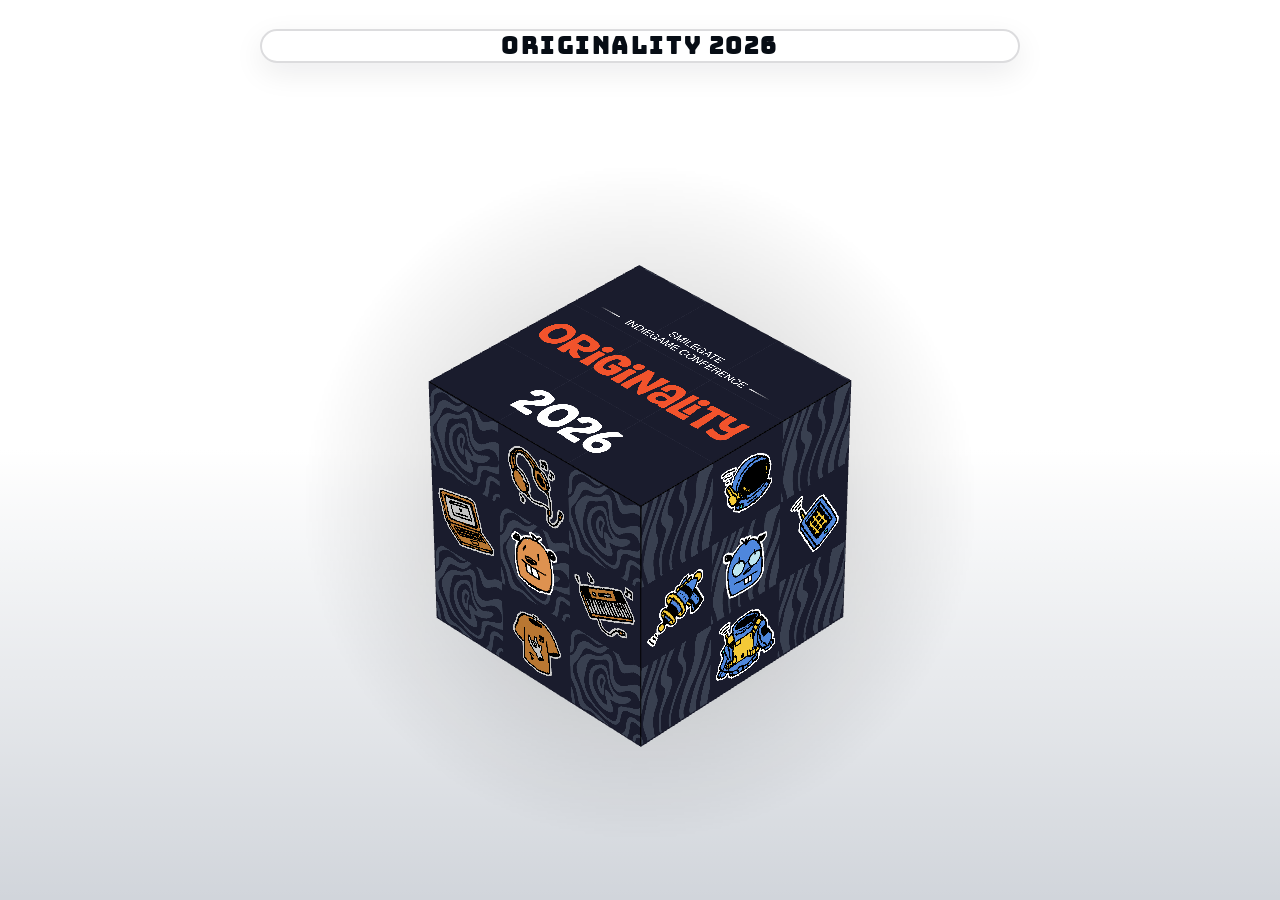
<file: index.html>
<!DOCTYPE html>
<html>
<head>

  <meta charset="UTF-8">
  <meta name="description" content="RubiksPlay puzzle game.">
  <meta name="viewport" content="width=device-width,height=device-height,initial-scale=1.0,maximum-scale=1.0,minimum-scale=1.0,viewport-fit=cover">

  <title>RubiksPlay</title>
  <meta property="og:description" content="RubiksPlay puzzle game."/>
  <meta property="og:site_name" content="RubiksPlay"/>
  <meta property="og:title" content="RubiksPlay"/>
  <meta property="og:type" content="website"/>
  <meta property="og:url" content="https://kim-kwan-ho.github.io/Rubiks_Play/"/>

  <meta name="twitter:card" content="summary_large_image">
  <meta name="twitter:title" content="RubiksPlay">
  <meta name="twitter:description" content="RubiksPlay puzzle game.">

  <meta name="mobile-web-app-capable" content="yes">
  <meta name="apple-mobile-web-app-title" content="RubiksPlay">
  <meta name="apple-mobile-web-app-capable" content="yes">
  <meta name="apple-mobile-web-app-status-bar-style" content="translucent-black">

  <meta name="theme-color" content="#ffffff">

  <link rel="stylesheet" type="text/css" href="assets/css/styles.css">
  <style>
    html,
    body {
      width: 100%;
      min-width: 320px;
      min-height: 100vh;
      min-height: 100dvh;
    }

    body {
      position: relative;
      overflow: hidden;
    }

    .ui {
      width: 100vw;
      height: 100vh;
      height: 100dvh;
      overflow: hidden;
    }

    .ui__texts,
    .ui__prefs,
    .ui__theme,
    .ui__stats,
    .ui__buttons {
      display: none !important;
    }

    .ui__top-banner {
      position: fixed;
      top: max(calc(env(safe-area-inset-top, 0px) + 14px), clamp(16px, 3.2vh, 34px));
      left: 50%;
      z-index: 6;
      transform: translateX(-50%);
      width: min(calc(100vw - 24px), 760px);
      padding: 0.45rem 1.2rem;
      border: 2px solid rgba(7, 13, 21, 0.14);
      border-radius: 999px;
      background: rgba(255, 255, 255, 0.72);
      color: #070d15;
      font-family: 'BungeeFont', sans-serif;
      font-size: clamp(24px, 1.8vw, 40px);
      letter-spacing: clamp(0.04em, 0.12vw, 0.08em);
      text-align: center;
      text-transform: uppercase;
      line-height: 1.05;
      white-space: normal;
      text-wrap: balance;
      box-shadow: 0 10px 30px rgba(7, 13, 21, 0.08);
      pointer-events: none;
      backdrop-filter: blur(10px);
      -webkit-backdrop-filter: blur(10px);
      opacity: 1 !important;
      visibility: visible !important;
    }

    @media (max-width: 767px) {
      .ui__top-banner {
        width: min(calc(100vw - 20px), 92vw);
        padding: 0.5rem 0.85rem;
        font-size: clamp(20px, 6vw, 30px);
        border-radius: 24px;
      }
    }

    @media (min-width: 1920px) {
      .ui__top-banner {
        width: min(760px, calc(100vw - 64px));
        font-size: 40px;
      }
    }
  </style>

  <!-- Global site tag (gtag.js) - Google Analytics -->
  <script async src="https://www.googletagmanager.com/gtag/js?id=UA-128627708-1"></script>
  <script>
    window.dataLayer = window.dataLayer || [];
    function gtag(){dataLayer.push(arguments);}
    gtag('js', new Date());
    gtag('config', 'UA-128627708-1');
  </script>

  <script>
    window.gameVersion = '0.99.10';
  </script>

</head>
<body>

  <div class="ui">

    <div class="ui__background"></div>

    <div class="ui__game"></div>

    <div class="ui__top-banner">Originality 2026</div>

    <div class="ui__texts">
      <h1 class="text text--title"></h1>
      <div class="text text--note"></div>
      <div class="text text--timer"></div>
      <div class="text text--complete"></div>
      <div class="text text--best-time"></div>
    </div>

    <div class="ui__prefs">
      <range name="size" title="Cube Size" list="2,3,4,5"></range>
      <range name="flip" title="Flip Type" list="Swift&nbsp;,Smooth,Bounce"></range>
      <range name="scramble" title="Scramble Length" list="20,25,30"></range>
      <range name="fov" title="Camera Angle" list="Ortographic,Perspective"></range>
      <range name="theme" title="Color Scheme" list="Cube,Erno,Dust,Camo,Rain"></range>
    </div>

    <div class="ui__theme">
      <range name="hue" title="Hue" color></range>
      <range name="saturation" title="Saturation" color></range>
      <range name="lightness" title="Lightness" color></range>
    </div>

    <div class="ui__stats">
      <div class="stats" name="cube-size">
        <i>Cube:</i><b>3x3x3</b>
      </div>
      <div class="stats" name="total-solves">
        <i>Total solves:</i><b>-</b>
      </div>
      <div class="stats" name="best-time">
        <i>Best time:</i><b>-</b>
      </div>
      <div class="stats" name="worst-time">
        <i>Worst time:</i><b>-</b>
      </div>
      <div class="stats" name="average-5">
        <i>Average of 5:</i><b>-</b>
      </div>
      <div class="stats" name="average-12">
        <i>Average of 12:</i><b>-</b>
      </div>
      <div class="stats" name="average-25">
        <i>Average of 25:</i><b>-</b>
      </div>
    </div>

    <div class="ui__buttons">
      <button class="btn btn--bl btn--stats">
        <icon trophy></icon>
      </button>
      <button class="btn btn--br btn--prefs">
        <icon settings></icon>
      </button>
      <button class="btn btn--bl btn--back">
        <icon back></icon>
      </button>
      <button class="btn btn--br btn--theme">
        <icon theme></icon>
      </button>
      <button class="btn btn--br btn--reset">
        <icon reset></icon>
      </button>
    </div>

  </div>

  <script src="assets/js/three.js"></script>
  <script src="assets/js/cube.js"></script>
  <script src="assets/js/app-config.js"></script>
  <script src="assets/js/face-images.generated.js"></script>
  <script src="assets/js/face-tiles.generated.js"></script>
  <script src="assets/js/face-textures.js"></script>

  <script src="upup.min.js"></script>
  <script>
    if (location.protocol !== 'file:' && UpUp !== null) {
      UpUp.start({
        'cache-version': window.gameVersion,
        'content-url': 'index.html',
        'assets': [ 'assets/css/styles.css', 'assets/js/three.js', 'assets/js/cube.js', 'assets/js/app-config.js', 'assets/js/face-images.generated.js', 'assets/js/face-tiles.generated.js', 'assets/js/face-textures.js' ]
      });
    }
  </script>

</body>
</html>
</file>
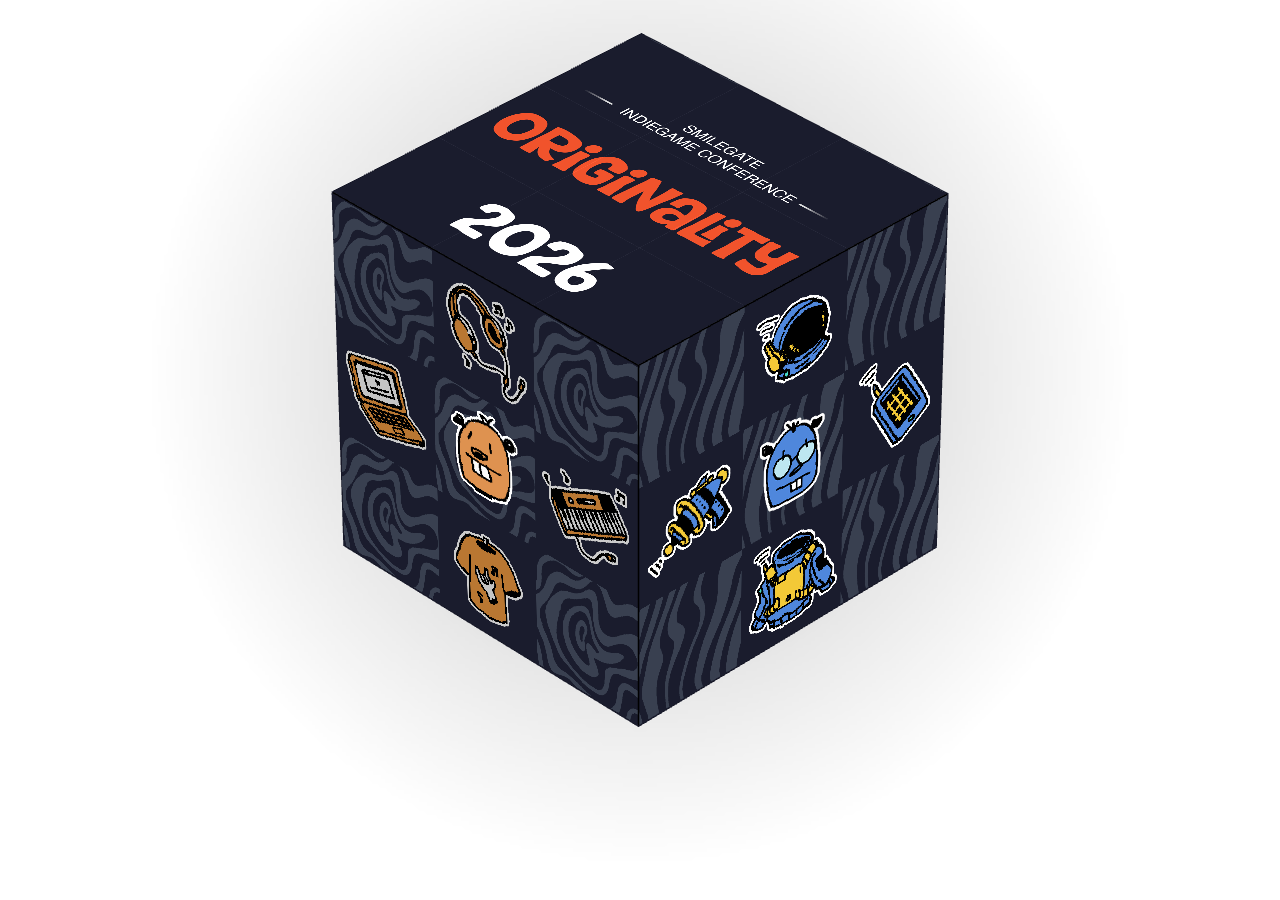
<file: rubiks-cube/embed.html>
<!doctype html>
<html lang="ko">
<head>
  <meta charset="UTF-8">
  <meta name="viewport" content="width=device-width,height=device-height,initial-scale=1.0,maximum-scale=1.0,minimum-scale=1.0">
  <title>Originality 2026 Cube</title>
  <link rel="stylesheet" href="assets/css/styles.css">
  <style>
    html,
    body {
      width: 100%;
      height: 100%;
      min-width: 0;
      min-height: 0;
      margin: 0;
      overflow: hidden;
      background: transparent !important;
    }

    body {
      position: relative;
    }

    .ui {
      position: relative;
      width: 100vw;
      height: 100vh;
      min-width: 0;
      min-height: 0;
      overflow: hidden;
      background: transparent !important;
    }

    .ui__game {
      position: absolute;
      inset: 0;
      width: 100%;
      height: 100%;
      overflow: hidden;
    }

    .ui__game canvas {
      display: block;
      width: 100% !important;
      height: 100% !important;
    }

    .ui__background,
    .ui__top-banner,
    .ui__texts,
    .ui__prefs,
    .ui__theme,
    .ui__stats,
    .ui__buttons {
      display: none !important;
    }
  </style>
  <script>
    window.gameVersion = '0.99.10';
  </script>
</head>
<body>
  <div class="ui">
    <div class="ui__background"></div>
    <div class="ui__game"></div>

    <div class="ui__top-banner">Originality 2026</div>

    <div class="ui__texts">
      <h1 class="text text--title"></h1>
      <div class="text text--note"></div>
      <div class="text text--timer"></div>
      <div class="text text--complete"></div>
      <div class="text text--best-time"></div>
    </div>

    <div class="ui__prefs">
      <range name="size" title="Cube Size" list="2,3,4,5"></range>
      <range name="flip" title="Flip Type" list="Swift&nbsp;,Smooth,Bounce"></range>
      <range name="scramble" title="Scramble Length" list="20,25,30"></range>
      <range name="fov" title="Camera Angle" list="Ortographic,Perspective"></range>
      <range name="theme" title="Color Scheme" list="Cube,Erno,Dust,Camo,Rain"></range>
    </div>

    <div class="ui__theme">
      <range name="hue" title="Hue" color></range>
      <range name="saturation" title="Saturation" color></range>
      <range name="lightness" title="Lightness" color></range>
    </div>

    <div class="ui__stats">
      <div class="stats" name="cube-size"><i>Cube:</i><b>3x3x3</b></div>
      <div class="stats" name="total-solves"><i>Total solves:</i><b>-</b></div>
      <div class="stats" name="best-time"><i>Best time:</i><b>-</b></div>
      <div class="stats" name="worst-time"><i>Worst time:</i><b>-</b></div>
      <div class="stats" name="average-5"><i>Average of 5:</i><b>-</b></div>
      <div class="stats" name="average-12"><i>Average of 12:</i><b>-</b></div>
      <div class="stats" name="average-25"><i>Average of 25:</i><b>-</b></div>
    </div>

    <div class="ui__buttons">
      <button class="btn btn--bl btn--stats"><icon trophy></icon></button>
      <button class="btn btn--br btn--prefs"><icon settings></icon></button>
      <button class="btn btn--bl btn--back"><icon back></icon></button>
      <button class="btn btn--br btn--theme"><icon theme></icon></button>
      <button class="btn btn--br btn--reset"><icon reset></icon></button>
    </div>
  </div>

  <script src="assets/js/three.js"></script>
  <script src="assets/js/app-config.js"></script>
  <script src="assets/js/cube.js"></script>
  <script src="assets/js/face-images.generated.js"></script>
  <script src="assets/js/face-tiles.generated.js"></script>
  <script src="assets/js/face-textures.js"></script>
  <script src="assets/js/embed-overrides.js"></script>
</body>
</html>
</file>
<file: assets/css/styles.css>
@font-face{font-family:'BungeeFont';font-weight:normal;font-style:normal;src:url("[data-uri]") format("woff2"),url("[data-uri]") format("woff")}*,*:before,*:after{-webkit-user-select:none;-moz-user-select:none;user-select:none;box-sizing:border-box;cursor:inherit;margin:0;padding:0;outline:none;font-size:inherit;font-family:inherit;font-weight:inherit;font-style:inherit;text-transform:uppercase}*:focus{outline:none}html{-webkit-tap-highlight-color:transparent;-webkit-text-size-adjust:100%;-webkit-font-smoothing:antialiased;-moz-osx-font-smoothing:grayscale;-ms-text-size-adjust:100%;-webkit-text-size-adjust:100%;overflow:hidden;height:100%}body{font-family:'BungeeFont', sans-serif;font-weight:normal;font-style:normal;line-height:1;cursor:default;overflow:hidden;height:100%;font-size:5rem}.icon{display:inline-block;font-size:inherit;overflow:visible;vertical-align:-0.125em;preserveAspectRatio:none}.range{position:relative;width:14em;z-index:1;opacity:0}.range:not(:last-child){margin-bottom:2em}.range__label{position:relative;font-size:0.9em;line-height:0.75em;padding-bottom:0.5em;z-index:2}.range__track{position:relative;height:1em;margin-left:0.5em;margin-right:0.5em;z-index:3}.range__track-line{position:absolute;background:rgba(0,0,0,0.2);height:2px;top:50%;margin-top:-1px;left:-0.5em;right:-0.5em;transform-origin:left center}.range__handle{position:absolute;width:0;height:0;top:50%;left:0;cursor:pointer;z-index:1}.range__handle div{transition:background 500ms ease;position:absolute;left:0;top:0;width:0.9em;height:0.9em;border-radius:0.2em;margin-left:-0.45em;margin-top:-0.45em;background:#41aac8;border-bottom:2px solid rgba(0,0,0,0.2)}.range.is-active .range__handle div{transform:scale(1.25)}.range__handle:after{content:'';position:absolute;left:0;top:0;width:3em;height:3em;margin-left:-1.5em;margin-top:-1.5em}.range__list{display:flex;flex-flow:row nowrap;justify-content:space-between;position:relative;padding-top:0.5em;font-size:0.55em;color:rgba(0,0,0,0.5);z-index:1}.range--type-color:not(:last-child){margin-bottom:1em}.range--type-color .range__list{display:none}.range--type-color .range__handle>div{background:currentColor !important}.range--type-color .range__track-line{background:transparent}.range--type-color .range__track-line:after{position:absolute;top:0;left:0;right:0;bottom:0;content:'';opacity:0.5}.range--color-hue .range__handle{color:red}.range--color-hue .range__track{color:red}.range--color-hue .range__track-line:after{background:linear-gradient(to right, red, #ff0, lime, cyan, blue, #f0f, red)}.range--color-saturation .range__handle{color:red}.range--color-saturation .range__track{color:red}.range--color-saturation .range__track-line:after{background:linear-gradient(to right, gray, currentColor)}.range--color-lightness .range__handle{color:red}.range--color-lightness .range__track{color:red}.range--color-lightness .range__track-line:after{background:linear-gradient(to right, #000, currentColor, #fff)}.stats{position:relative;width:14em;z-index:1;display:flex;justify-content:space-between;opacity:0}.stats:not(:last-child){margin-bottom:1.5em}.stats>i{display:block;color:rgba(0,0,0,0.5);font-size:0.9em}.stats>b{display:block;font-size:0.9em}.stats>b>i{font-size:0.75em}.stats[name="worst-time"]{display:none}.text{position:absolute;left:0;right:0;text-align:center;line-height:0.75;perspective:100rem;opacity:0}.text i{display:inline-block;opacity:0;white-space:pre-wrap}.text--title{bottom:75%;font-size:4.4em;height:1.2em}.text--title span{display:block}.text--title span:first-child{font-size:0.5em;margin-bottom:0.2em}.text--note{top:87%;font-size:1em}.text--timer{bottom:78%;font-size:3.5em;line-height:1}.text--complete,.text--best-time{font-size:1.5em;top:83%;line-height:1em}.btn{-webkit-appearance:none;-moz-appearance:none;appearance:none;background-color:transparent;border-radius:0;border-width:0;position:absolute;pointer-events:none;font-size:1.2em;color:rgba(0,0,0,0.25);opacity:0}.btn:after{position:absolute;content:'';width:3em;height:3em;left:50%;top:50%;margin-left:-1.5em;margin-top:-1.5em;border-radius:100%}.btn--tr{top:0.8em;right:0.8em}.btn--tl{top:0.8em;left:0.8em}.btn--bl{bottom:0.8em;left:0.8em}.btn--br{bottom:0.8em;right:0.8em}.btn--bc{bottom:0.8em;left:calc(50% - 0.5em)}.btn svg{display:block}.ui{pointer-events:none;color:#070d15}.ui,.ui__background,.ui__game,.ui__texts,.ui__prefs,.ui__theme,.ui__stats,.ui__buttons{position:absolute;top:0;left:0;right:0;bottom:0;overflow:hidden}.ui__background{z-index:1;transition:background 500ms ease;background:#d1d5db}.ui__background:after{position:absolute;top:0;left:0;right:0;bottom:0;content:'';background-image:linear-gradient(to bottom, #fff 50%, rgba(255,255,255,0) 100%)}.ui__game{pointer-events:all;z-index:2}.ui__game canvas{display:block;width:100%;height:100%}.ui__texts{z-index:3}.ui__prefs,.ui__stats,.ui__theme{display:flex;flex-flow:column nowrap;justify-content:center;align-items:center;overflow:hidden;z-index:4}.ui__theme{padding-top:15em}.ui__buttons{z-index:5}
</file>
<file: rubiks-cube/assets/css/styles.css>
@font-face{font-family:'BungeeFont';font-weight:normal;font-style:normal;src:url("[data-uri]") format("woff2"),url("[data-uri]") format("woff")}*,*:before,*:after{-webkit-user-select:none;-moz-user-select:none;user-select:none;box-sizing:border-box;cursor:inherit;margin:0;padding:0;outline:none;font-size:inherit;font-family:inherit;font-weight:inherit;font-style:inherit;text-transform:uppercase}*:focus{outline:none}html{-webkit-tap-highlight-color:transparent;-webkit-text-size-adjust:100%;-webkit-font-smoothing:antialiased;-moz-osx-font-smoothing:grayscale;-ms-text-size-adjust:100%;-webkit-text-size-adjust:100%;overflow:hidden;height:100%}body{font-family:'BungeeFont', sans-serif;font-weight:normal;font-style:normal;line-height:1;cursor:default;overflow:hidden;height:100%;font-size:5rem}.icon{display:inline-block;font-size:inherit;overflow:visible;vertical-align:-0.125em;preserveAspectRatio:none}.range{position:relative;width:14em;z-index:1;opacity:0}.range:not(:last-child){margin-bottom:2em}.range__label{position:relative;font-size:0.9em;line-height:0.75em;padding-bottom:0.5em;z-index:2}.range__track{position:relative;height:1em;margin-left:0.5em;margin-right:0.5em;z-index:3}.range__track-line{position:absolute;background:rgba(0,0,0,0.2);height:2px;top:50%;margin-top:-1px;left:-0.5em;right:-0.5em;transform-origin:left center}.range__handle{position:absolute;width:0;height:0;top:50%;left:0;cursor:pointer;z-index:1}.range__handle div{transition:background 500ms ease;position:absolute;left:0;top:0;width:0.9em;height:0.9em;border-radius:0.2em;margin-left:-0.45em;margin-top:-0.45em;background:#41aac8;border-bottom:2px solid rgba(0,0,0,0.2)}.range.is-active .range__handle div{transform:scale(1.25)}.range__handle:after{content:'';position:absolute;left:0;top:0;width:3em;height:3em;margin-left:-1.5em;margin-top:-1.5em}.range__list{display:flex;flex-flow:row nowrap;justify-content:space-between;position:relative;padding-top:0.5em;font-size:0.55em;color:rgba(0,0,0,0.5);z-index:1}.range--type-color:not(:last-child){margin-bottom:1em}.range--type-color .range__list{display:none}.range--type-color .range__handle>div{background:currentColor !important}.range--type-color .range__track-line{background:transparent}.range--type-color .range__track-line:after{position:absolute;top:0;left:0;right:0;bottom:0;content:'';opacity:0.5}.range--color-hue .range__handle{color:red}.range--color-hue .range__track{color:red}.range--color-hue .range__track-line:after{background:linear-gradient(to right, red, #ff0, lime, cyan, blue, #f0f, red)}.range--color-saturation .range__handle{color:red}.range--color-saturation .range__track{color:red}.range--color-saturation .range__track-line:after{background:linear-gradient(to right, gray, currentColor)}.range--color-lightness .range__handle{color:red}.range--color-lightness .range__track{color:red}.range--color-lightness .range__track-line:after{background:linear-gradient(to right, #000, currentColor, #fff)}.stats{position:relative;width:14em;z-index:1;display:flex;justify-content:space-between;opacity:0}.stats:not(:last-child){margin-bottom:1.5em}.stats>i{display:block;color:rgba(0,0,0,0.5);font-size:0.9em}.stats>b{display:block;font-size:0.9em}.stats>b>i{font-size:0.75em}.stats[name="worst-time"]{display:none}.text{position:absolute;left:0;right:0;text-align:center;line-height:0.75;perspective:100rem;opacity:0}.text i{display:inline-block;opacity:0;white-space:pre-wrap}.text--title{bottom:75%;font-size:4.4em;height:1.2em}.text--title span{display:block}.text--title span:first-child{font-size:0.5em;margin-bottom:0.2em}.text--note{top:87%;font-size:1em}.text--timer{bottom:78%;font-size:3.5em;line-height:1}.text--complete,.text--best-time{font-size:1.5em;top:83%;line-height:1em}.btn{-webkit-appearance:none;-moz-appearance:none;appearance:none;background-color:transparent;border-radius:0;border-width:0;position:absolute;pointer-events:none;font-size:1.2em;color:rgba(0,0,0,0.25);opacity:0}.btn:after{position:absolute;content:'';width:3em;height:3em;left:50%;top:50%;margin-left:-1.5em;margin-top:-1.5em;border-radius:100%}.btn--tr{top:0.8em;right:0.8em}.btn--tl{top:0.8em;left:0.8em}.btn--bl{bottom:0.8em;left:0.8em}.btn--br{bottom:0.8em;right:0.8em}.btn--bc{bottom:0.8em;left:calc(50% - 0.5em)}.btn svg{display:block}.ui{pointer-events:none;color:#070d15}.ui,.ui__background,.ui__game,.ui__texts,.ui__prefs,.ui__theme,.ui__stats,.ui__buttons{position:absolute;top:0;left:0;right:0;bottom:0;overflow:hidden}.ui__background{z-index:1;transition:background 500ms ease;background:#d1d5db}.ui__background:after{position:absolute;top:0;left:0;right:0;bottom:0;content:'';background-image:linear-gradient(to bottom, #fff 50%, rgba(255,255,255,0) 100%)}.ui__game{pointer-events:all;z-index:2}.ui__game canvas{display:block;width:100%;height:100%}.ui__texts{z-index:3}.ui__prefs,.ui__stats,.ui__theme{display:flex;flex-flow:column nowrap;justify-content:center;align-items:center;overflow:hidden;z-index:4}.ui__theme{padding-top:15em}.ui__buttons{z-index:5}
</file>
